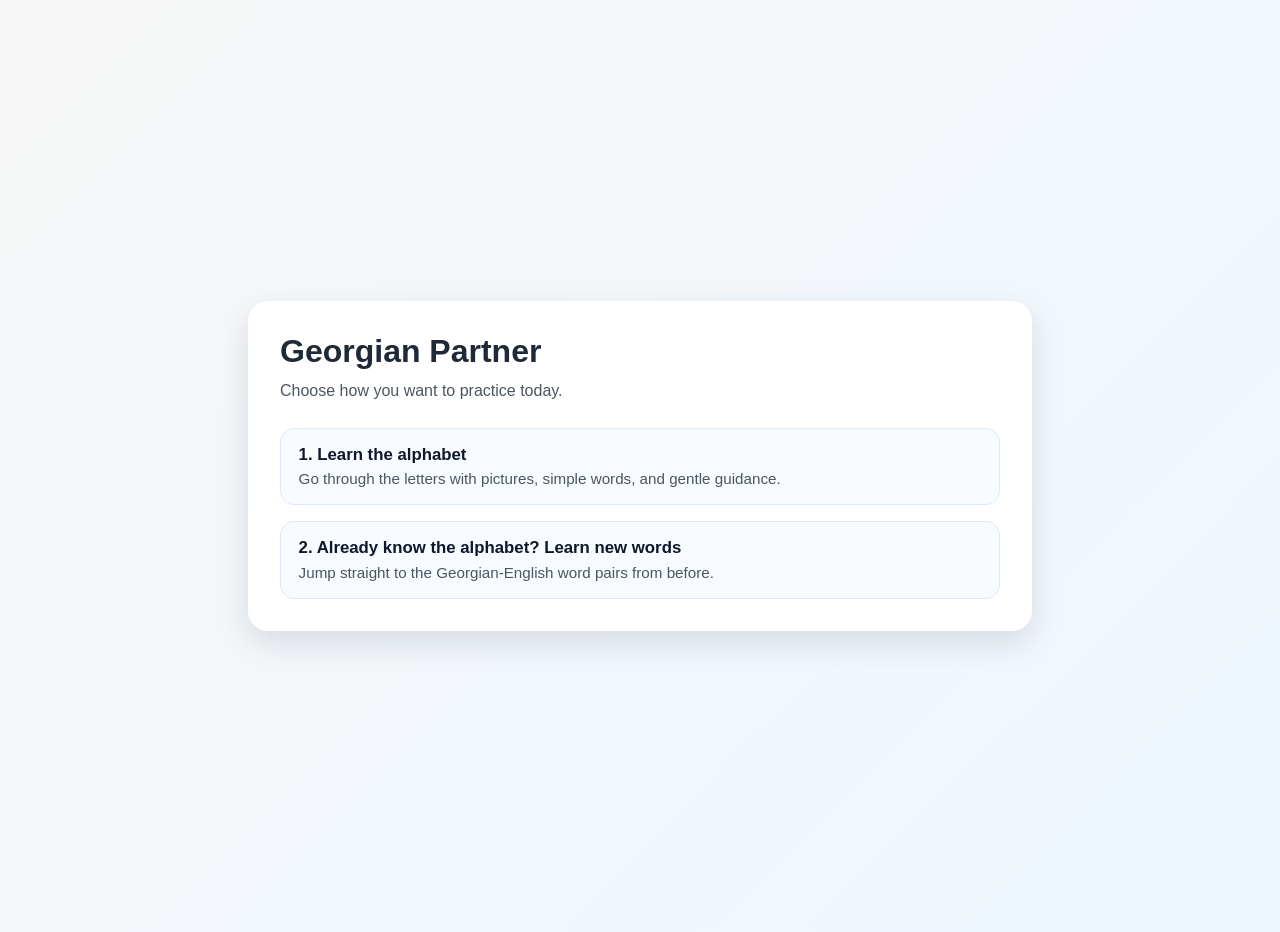
<file: index.html>
<!DOCTYPE html>
<html lang="en">
  <head>
    <meta charset="UTF-8" />
    <meta name="viewport" content="width=device-width, initial-scale=1.0, maximum-scale=1.0, user-scalable=no" />
    <title>Georgian Partner</title>
    <style>
      :root {
        color-scheme: light;
      }

      body {
        margin: 0;
        font-family: Arial, sans-serif;
        background: linear-gradient(135deg, #f7f7f7 0%, #eef7ff 100%);
        color: #1f2937;
        min-height: 100vh;
        display: grid;
        place-items: center;
        padding: 1rem;
      }

      .card {
        width: min(100%, 720px);
        background: white;
        border-radius: 20px;
        box-shadow: 0 12px 32px rgba(15, 23, 42, 0.12);
        padding: 2rem;
      }

      h1 {
        margin: 0 0 0.5rem;
        font-size: 2rem;
      }

      p {
        margin: 0;
        line-height: 1.6;
        color: #4b5563;
      }

      .choices {
        display: grid;
        gap: 1rem;
        margin-top: 1.5rem;
      }

      .choice {
        display: block;
        padding: 1rem 1.1rem;
        border-radius: 14px;
        border: 1px solid #dbeafe;
        background: #f8fbff;
        color: #0f172a;
        text-decoration: none;
      }

      .choice strong {
        display: block;
        margin-bottom: 0.35rem;
        font-size: 1.05rem;
      }

      .choice span {
        color: #4b5563;
        font-size: 0.95rem;
      }
    </style>
  </head>
  <body>
    <main class="card">
      <h1>Georgian Partner</h1>
      <p>Choose how you want to practice today.</p>

      <div class="choices">
        <a class="choice" href="src/alphabet/index.html">
          <strong>1. Learn the alphabet</strong>
          <span>Go through the letters with pictures, simple words, and gentle guidance.</span>
        </a>

        <a class="choice" href="src/words/index.html">
          <strong>2. Already know the alphabet? Learn new words</strong>
          <span>Jump straight to the Georgian-English word pairs from before.</span>
        </a>
      </div>
    </main>
  </body>
</html>
</file>
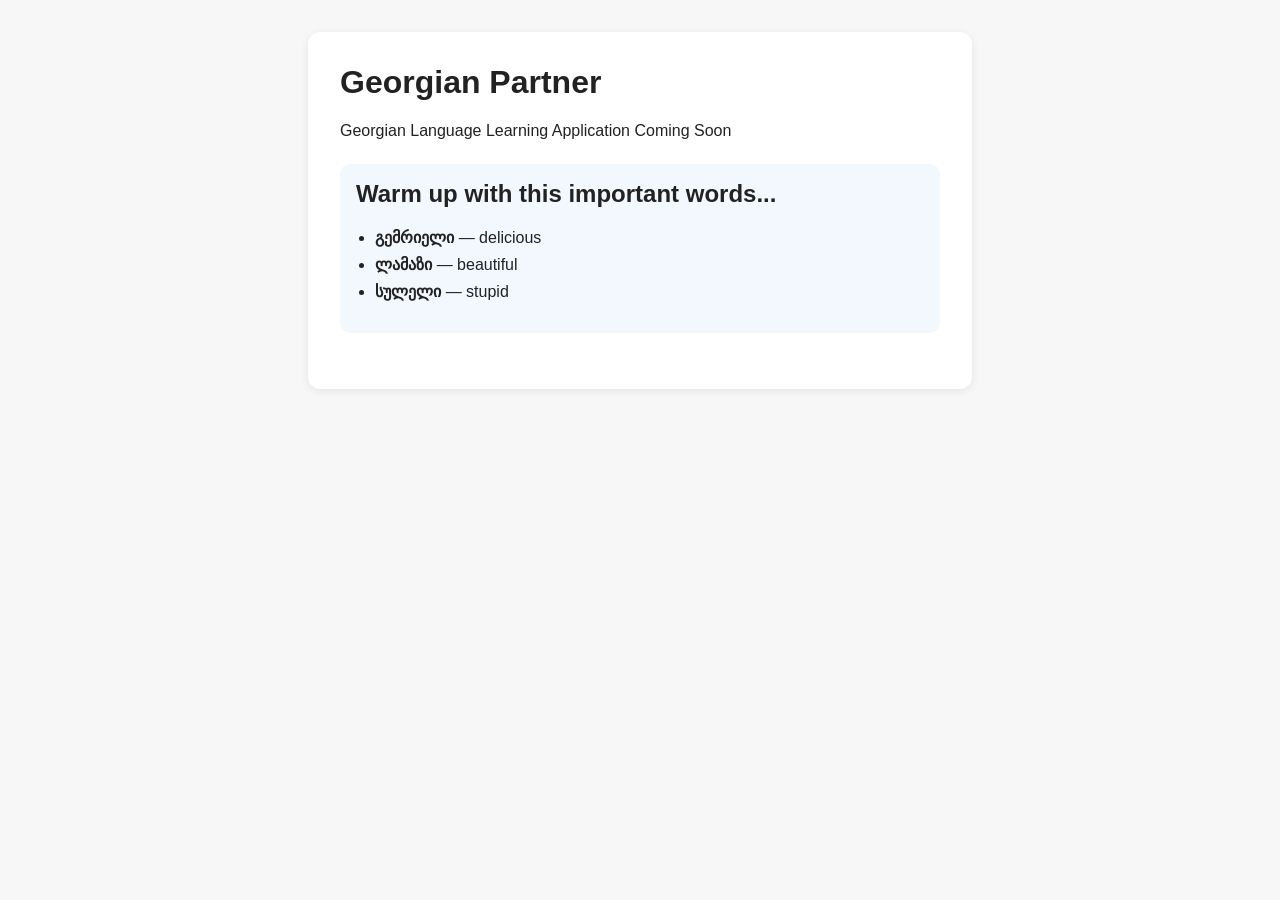
<file: src/index.html>
<!DOCTYPE html>
<html lang="en">
  <head>
    <meta charset="UTF-8" />
    <meta name="viewport" content="width=device-width, initial-scale=1.0, maximum-scale=1.0, user-scalable=no" />
    <meta name="theme-color" content="#ffffff" />
    <meta name="apple-mobile-web-app-capable" content="yes" />
    <meta name="apple-mobile-web-app-status-bar-style" content="default" />
    <title>Hello World</title>
    <link rel="stylesheet" href="styles.css" />
  </head>
  <body>
    <main>
      <h1>Georgian Partner</h1>
      <p>Georgian Language Learning Application Coming Soon</p>

      <section class="warmup">
        <h2>Warm up with this important words...</h2>
        <ul id="word-list"></ul>
      </section>

      
    </main>

    <script src="app.js"></script>
  </body>
</html>
</file>
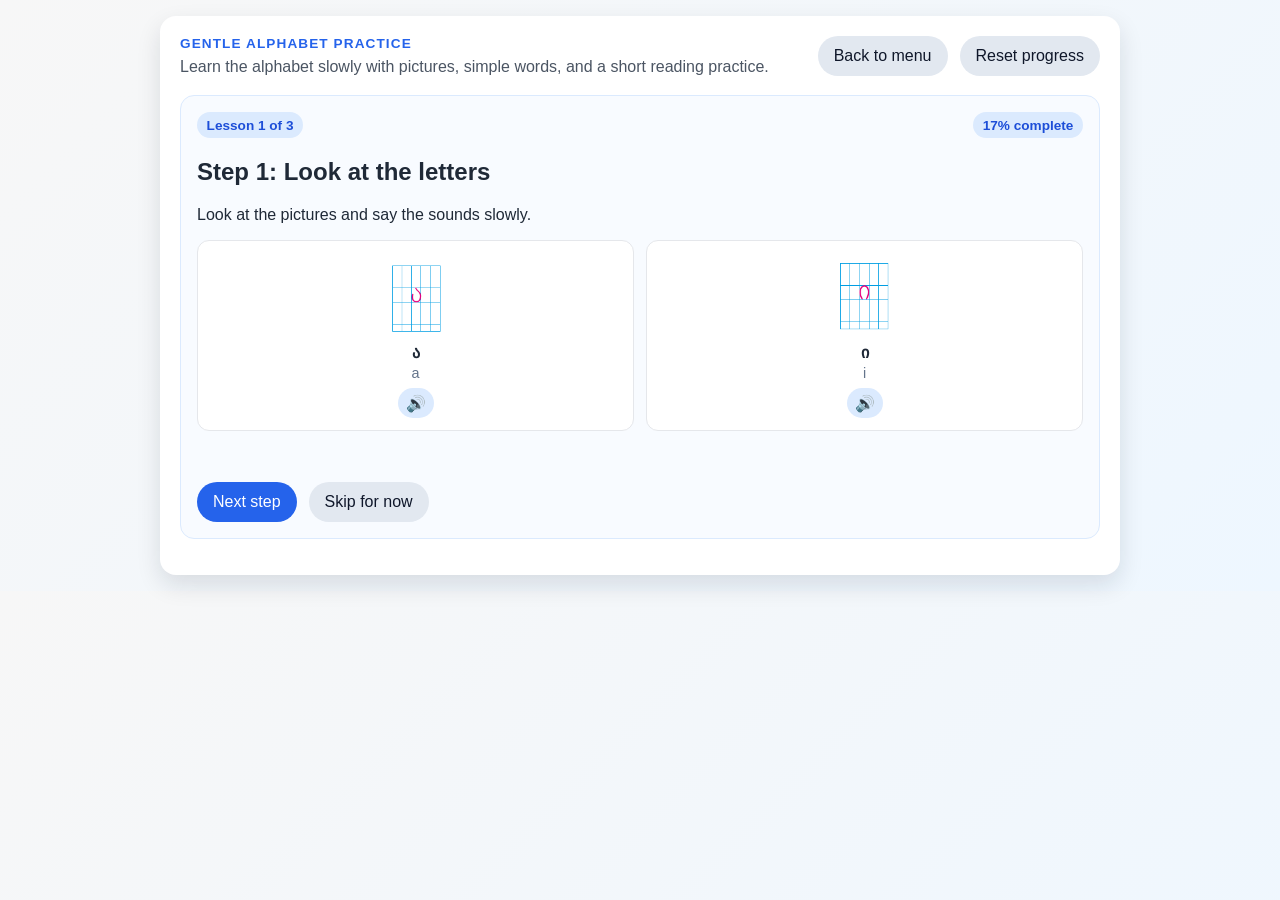
<file: src/alphabet/index.html>
<!DOCTYPE html>
<html lang="en">
  <head>
    <meta charset="UTF-8" />
    <meta name="viewport" content="width=device-width, initial-scale=1.0, maximum-scale=1.0, user-scalable=no" />
    <meta name="theme-color" content="#ffffff" />
    <meta name="apple-mobile-web-app-capable" content="yes" />
    <meta name="apple-mobile-web-app-status-bar-style" content="default" />
    <title>Georgian Partner</title>
    <link rel="stylesheet" href="../shared/styles.css" />
  </head>
  <body>
    <main>
      <header class="hero">
        <div>
          <p class="eyebrow">Gentle alphabet practice</p>
          <p class="subtitle">Learn the alphabet slowly with pictures, simple words, and a short reading practice.</p>
        </div>
        <div class="hero-actions">
          <a href="../../index.html" class="secondary-button back-link">Back to menu</a>
          <button id="reset-progress" class="secondary-button" type="button">Reset progress</button>
        </div>
      </header>

      <section class="lesson-card" aria-live="polite">
        <div class="lesson-meta">
          <span id="lesson-badge" class="pill">Lesson 1 of 2</span>
          <span id="progress-badge" class="pill">0% complete</span>
        </div>

        <h2 id="lesson-title">Step 1: Look at the letters</h2>
        <p id="lesson-instructions">Look at the pictures and say the sounds slowly.</p>

        <div id="letter-grid" class="letter-grid"></div>
        <div id="meaning-box" class="meaning-box"></div>

        <p id="feedback" class="feedback" role="status"></p>

        <div class="actions">
          <button id="next-step" class="primary-button" type="button">Next step</button>
          <button id="skip-step" class="secondary-button" type="button">Skip for now</button>
        </div>
      </section>
    </main>

    <script src="app.js"></script>
  </body>
</html>
</file>
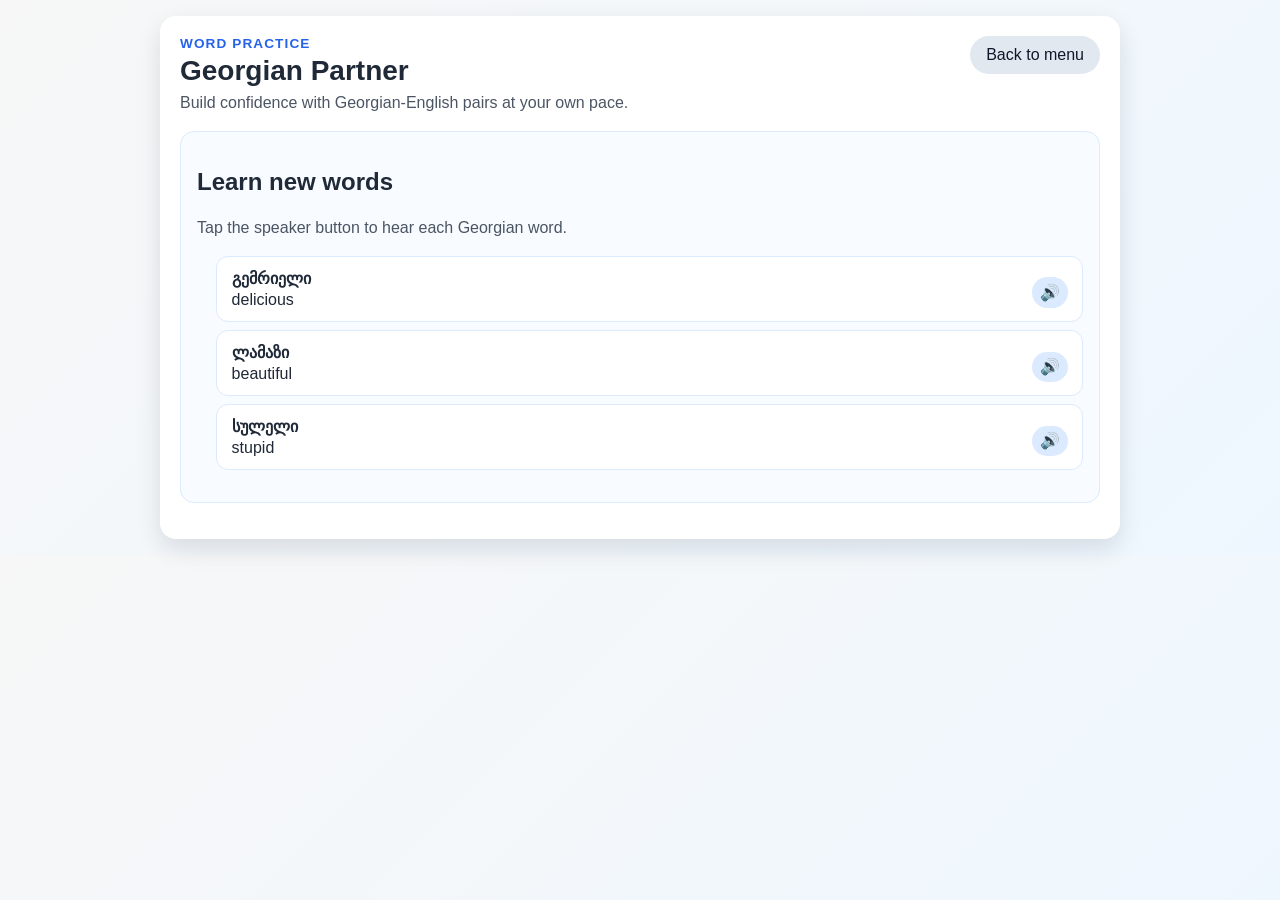
<file: src/words/index.html>
<!DOCTYPE html>
<html lang="en">
  <head>
    <meta charset="UTF-8" />
    <meta name="viewport" content="width=device-width, initial-scale=1.0, maximum-scale=1.0, user-scalable=no" />
    <meta name="theme-color" content="#ffffff" />
    <meta name="apple-mobile-web-app-capable" content="yes" />
    <meta name="apple-mobile-web-app-status-bar-style" content="default" />
    <title>Georgian Partner | Learn Words</title>
    <link rel="stylesheet" href="../shared/styles.css" />
  </head>
  <body>
    <main>
      <header class="hero">
        <div>
          <p class="eyebrow">Word practice</p>
          <h1>Georgian Partner</h1>
          <p class="subtitle">Build confidence with Georgian-English pairs at your own pace.</p>
        </div>
        <div class="hero-actions">
          <a href="../../index.html" class="secondary-button back-link">Back to menu</a>
        </div>
      </header>

      <section class="lesson-card" aria-live="polite">
        <h2>Learn new words</h2>
        <p class="subtitle">Tap the speaker button to hear each Georgian word.</p>
        <ul id="word-list" class="word-list"></ul>
      </section>
    </main>

    <script src="words-data.js"></script>
    <script src="words.js"></script>
  </body>
</html>
</file>
<file: src/styles.css>
body {
  font-family: Arial, sans-serif;
  margin: 0;
  padding: 2rem;
  background: #f7f7f7;
  color: #222;
}

main {
  max-width: 600px;
  margin: 0 auto;
  background: white;
  padding: 2rem;
  border-radius: 12px;
  box-shadow: 0 2px 8px rgba(0, 0, 0, 0.08);
}

h1 {
  margin-top: 0;
}

.warmup {
  margin: 1.5rem 0;
  padding: 1rem;
  background: #f3f8ff;
  border-radius: 10px;
}

.warmup h2 {
  margin-top: 0;
}

#word-list {
  padding-left: 1.2rem;
}

#word-list li {
  margin-bottom: 0.5rem;
}
</file>
<file: src/shared/styles.css>
body {
  font-family: Arial, sans-serif;
  margin: 0;
  padding: 1rem;
  background: linear-gradient(135deg, #f7f7f7 0%, #eef7ff 100%);
  color: #1f2937;
}

main {
  width: min(100%, 920px);
  margin: 0 auto;
  background: white;
  padding: 1.25rem;
  border-radius: 16px;
  box-shadow: 0 10px 24px rgba(15, 23, 42, 0.12);
}

.hero {
  display: flex;
  justify-content: space-between;
  align-items: flex-start;
  gap: 1rem;
  margin-bottom: 1rem;
}

.hero-actions {
  display: flex;
  gap: 0.75rem;
  flex-wrap: wrap;
  justify-content: flex-end;
}

.back-link {
  display: inline-flex;
  align-items: center;
  justify-content: center;
  text-decoration: none;
  background: #e2e8f0;
  color: #0f172a;
  border-radius: 999px;
  padding: 0.7rem 1rem;
  font-size: 1rem;
  line-height: 1;
}

.eyebrow {
  margin: 0 0 0.25rem;
  color: #2563eb;
  font-size: 0.85rem;
  font-weight: 700;
  text-transform: uppercase;
  letter-spacing: 0.08em;
}

h1 {
  margin: 0 0 0.25rem;
  font-size: 1.75rem;
}

.subtitle {
  margin: 0;
  color: #4b5563;
  line-height: 1.5;
}

.lesson-card {
  border: 1px solid #dbeafe;
  border-radius: 14px;
  background: #f8fbff;
  padding: 1rem;
  margin-bottom: 1rem;
}

.lesson-meta {
  display: flex;
  justify-content: space-between;
  gap: 0.5rem;
  margin-bottom: 0.75rem;
  flex-wrap: wrap;
}

.pill {
  display: inline-block;
  padding: 0.35rem 0.6rem;
  border-radius: 999px;
  background: #dbeafe;
  color: #1d4ed8;
  font-size: 0.85rem;
  font-weight: 600;
}

.letter-grid {
  display: grid;
  grid-template-columns: repeat(2, minmax(0, 1fr));
  gap: 0.75rem;
  margin: 0.75rem 0;
}

.letter-card {
  display: flex;
  flex-direction: column;
  align-items: center;
  justify-content: center;
  padding: 0.75rem;
  border-radius: 12px;
  background: white;
  border: 1px solid #e5e7eb;
}

.letter-card img {
  width: 84px;
  height: 84px;
  object-fit: contain;
  margin-bottom: 0.35rem;
}

.letter-card span {
  font-size: 1rem;
  font-weight: 700;
}

.letter-card small {
  margin-top: 0.2rem;
  color: #64748b;
  font-size: 0.9rem;
}

.speaker-button {
  margin-top: 0.45rem;
  padding: 0.35rem 0.5rem;
  border-radius: 999px;
  background: #dbeafe;
  color: #1d4ed8;
  font-size: 1rem;
}

.meaning-box {
  margin: 0.75rem 0;
}

.meaning-panel {
  padding: 0.75rem 1rem;
  border-radius: 12px;
  background: #eff6ff;
  color: #1e3a8a;
}

.meaning-panel p {
  margin: 0.2rem 0;
}

button {
  border: none;
  border-radius: 999px;
  padding: 0.7rem 1rem;
  font-size: 1rem;
  cursor: pointer;
}

.primary-button {
  background: #2563eb;
  color: white;
}

.secondary-button {
  background: #e2e8f0;
  color: #0f172a;
}

.actions {
  display: flex;
  gap: 0.75rem;
  margin-top: 0.9rem;
  flex-wrap: wrap;
}

.feedback {
  min-height: 1.4rem;
  margin-top: 0.75rem;
  font-weight: 600;
  color: #0f766e;
}

#word-list {
  padding-left: 1.2rem;
}

#word-list li {
  margin-bottom: 0.5rem;
}

.word-card {
  display: flex;
  align-items: center;
  justify-content: space-between;
  gap: 0.75rem;
  padding: 0.75rem 0.9rem;
  border-radius: 12px;
  background: white;
  border: 1px solid #dbeafe;
}

.word-card__text {
  display: flex;
  flex-direction: column;
  gap: 0.2rem;
}

.mode-heading {
  margin-top: 0;
  margin-bottom: 0.25rem;
}

.mode-description {
  margin: 0 0 0.75rem;
  color: #4b5563;
}

@media (max-width: 640px) {
  body {
    padding: 0.5rem;
  }

  main {
    width: 100%;
    padding: 0.9rem;
    border-radius: 12px;
  }

  .hero {
    flex-direction: column;
  }

  .hero-actions {
    width: 100%;
    justify-content: flex-start;
  }

  .letter-grid {
    grid-template-columns: 1fr;
  }

  .word-card {
    flex-direction: column;
    align-items: flex-start;
  }
}
</file>
